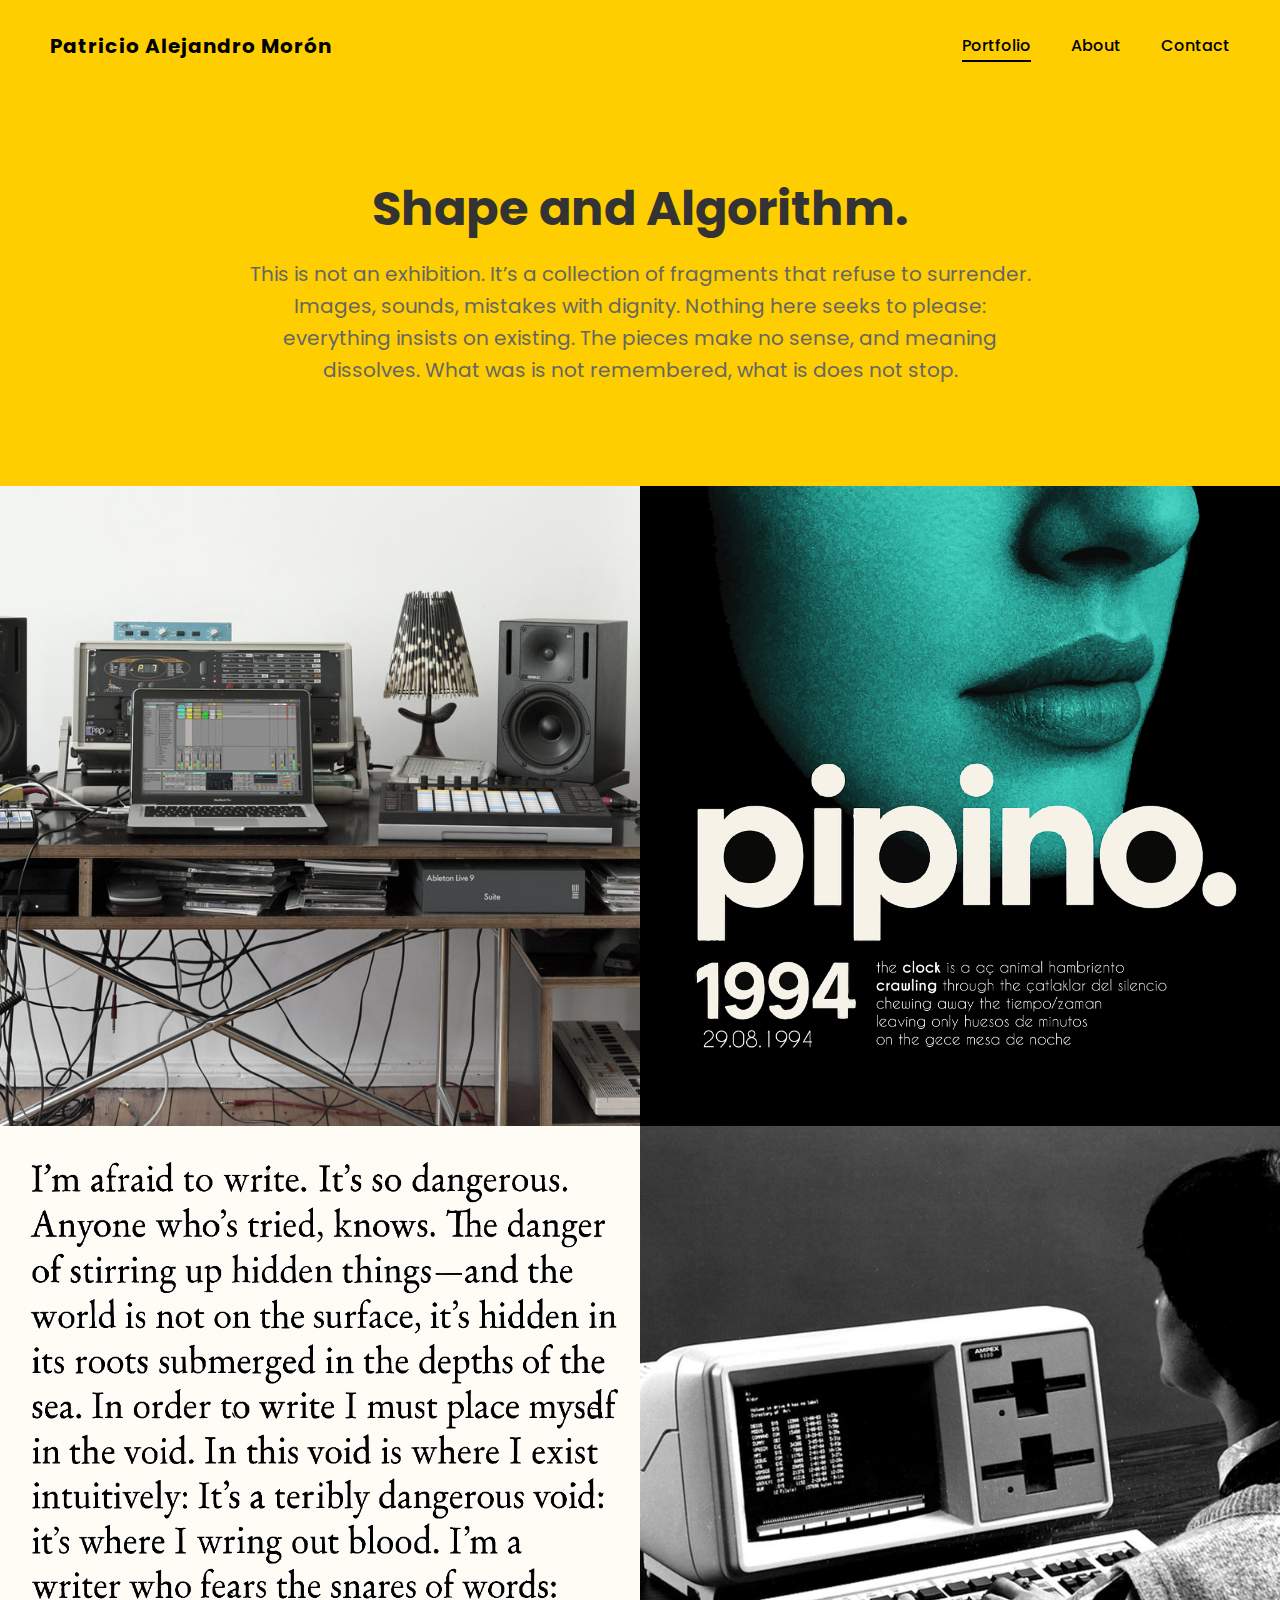
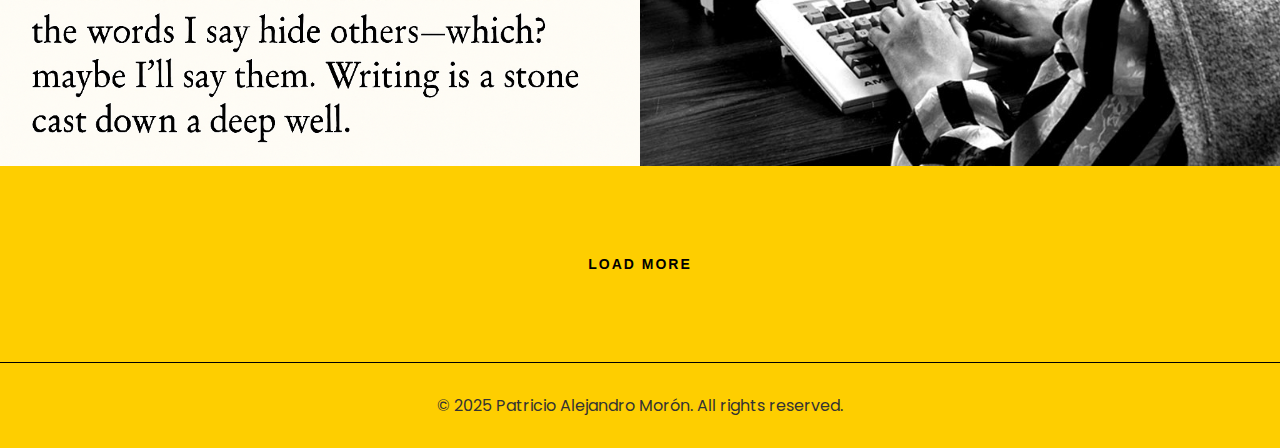
<file: index.html>
<!DOCTYPE html>
<html lang="en">
<head>
    <meta charset="UTF-8">
    <meta name="viewport" content="width=device-width, initial-scale=1.0">
    <title>Patricio Alejandro Morón</title>
    <!-- Google Fonts -->
    <link href="https://fonts.googleapis.com/css2?family=Poppins:wght@300;400;500;600;700&display=swap" rel="stylesheet">
    <!-- CSS -->
    <link rel="stylesheet" href="css/style.css">
</head>
<body>
    <!-- Preloader -->
    <div class="preloader">
        <div class="preloader-inner"></div>
    </div>

    <!-- Header -->
    <header class="site-header">
        <div class="header-wrapper">
            <div class="site-logo">
                <a href="index.html">Patricio Alejandro Morón</a>
            </div>
            <nav class="site-nav">
                <ul>
                    <li><a href="index.html" class="active">Portfolio</a></li>
                    <li><a href="about.html">About</a></li>
                    <li><a href="contact.html">Contact</a></li>
                </ul>
            </nav>
        </div>
    </header>

    <!-- Main Content -->
    <main>
        <!-- Hero Section -->
        <section class="hero">
            <div class="hero-content">
                <h1>Shape and Algorithm.</h1>
                <p>This is not an exhibition.
                    It’s a collection of fragments that refuse to surrender.
                    Images, sounds, mistakes with dignity.
                    Nothing here seeks to please: everything insists on existing.
                    The pieces make no sense, and meaning dissolves.
                    What was is not remembered, what is does not stop.</p>
            </div>
        </section>

        <!-- Portfolio Grid -->
        <section class="portfolio">
            <div class="portfolio-grid">
                <article class="portfolio-item"><a href="#" class="portfolio-link"><div class="portfolio-image"><img src="1.jpg" alt="Portfolio 1"></div><div class="portfolio-overlay"><div class="portfolio-content"><h2>Sine Waves</h2><span>MUSIC</span></div></div></a></article>
                <article class="portfolio-item"><a href="#" class="portfolio-link"><div class="portfolio-image"><img src="2.jpg" alt="Portfolio 2"></div><div class="portfolio-overlay"><div class="portfolio-content"><h2>Modern Style</h2><span>PHOTOGRAPHY</span></div></div></a></article>
                <article class="portfolio-item"><a href="#" class="portfolio-link"><div class="portfolio-image"><img src="3.jpg" alt="Portfolio 3"></div><div class="portfolio-overlay"><div class="portfolio-content"><h2>Urban Design</h2><span>asdasd</span></div></div></a></article>
                <article class="portfolio-item"><a href="#" class="portfolio-link"><div class="portfolio-image"><img src="4.jpg" alt="Portfolio 4"></div><div class="portfolio-overlay"><div class="portfolio-content"><h2>Nature Inspired</h2><span>LANDSCAPE</span></div></div></a></article>
                <article class="portfolio-item"><a href="#" class="portfolio-link"><div class="portfolio-image"><img src="5.jpg" alt="Portfolio 5"></div><div class="portfolio-overlay"><div class="portfolio-content"><h2>Less is More</h2><span>ARCHITECTURE</span></div></div></a></article>
                <article class="portfolio-item"><a href="#" class="portfolio-link"><div class="portfolio-image"><img src="6.jpg" alt="Portfolio 6"></div><div class="portfolio-overlay"><div class="portfolio-content"><h2>Abstract Art</h2><span>DESIGN</span></div></div></a></article>
            </div>

            <div class="load-more">
                <button class="load-more-btn">LOAD MORE</button>
            </div>
    </main>

    <!-- Footer -->
    <footer class="site-footer">
        <div class="footer-content">
            <p>&copy; 2025 Patricio Alejandro Morón. All rights reserved.</p>
        </div>
    </footer>

    <!-- Scripts -->
    <script src="https://code.jquery.com/jquery-3.6.0.min.js"></script>
    <script src="js/main.js"></script>
</body>
</html>
</file>
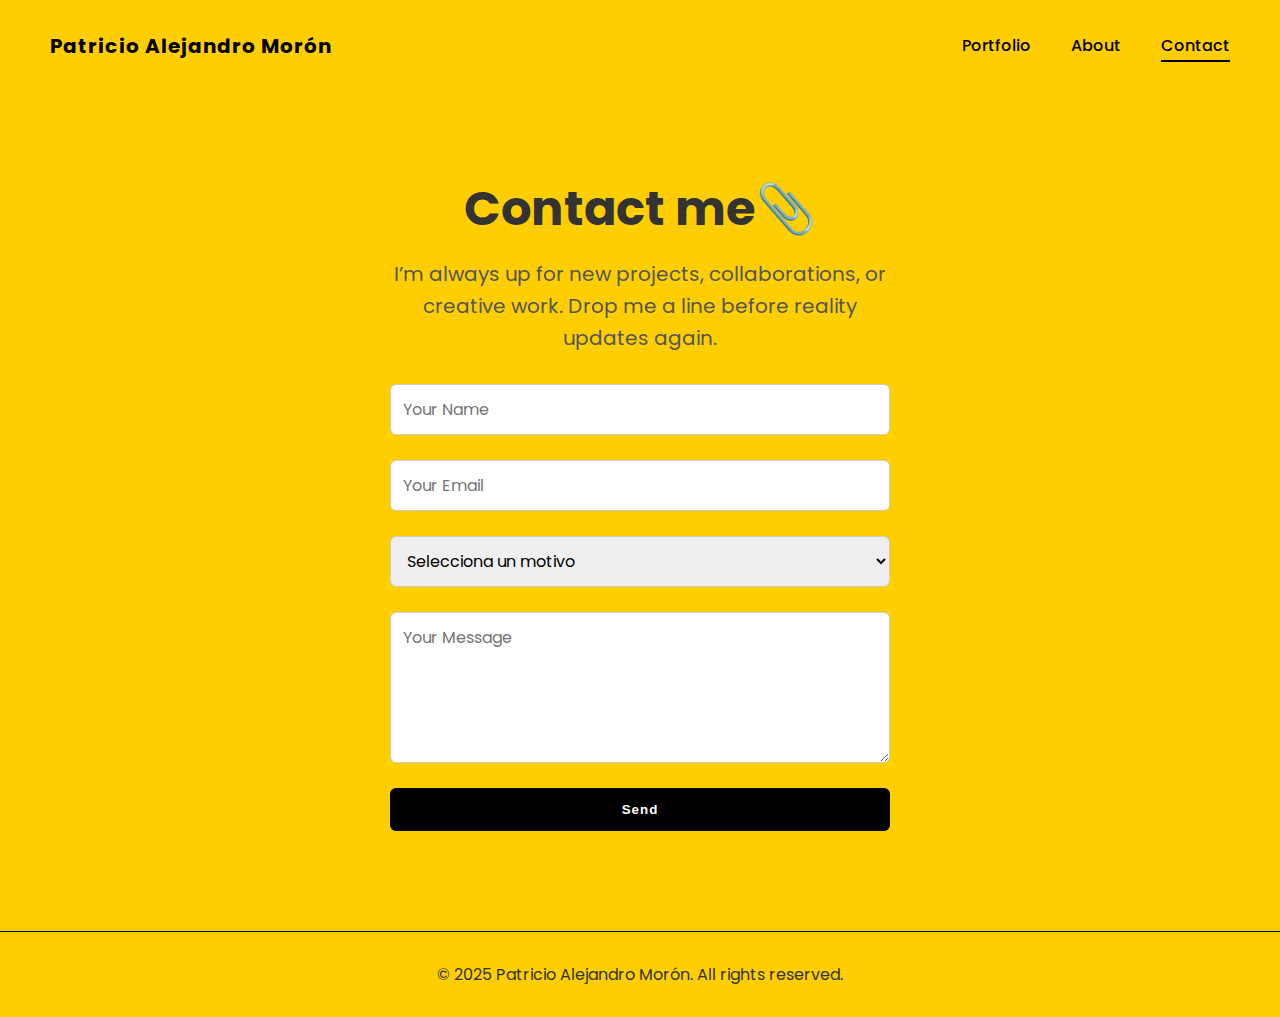
<file: contact.html>
<!DOCTYPE html>
<html lang="en">
<head>
    <meta charset="UTF-8">
    <meta name="viewport" content="width=device-width, initial-scale=1.0">
    <title>Contact – Patricio Alejandro Morón</title>
    <!-- Google Fonts -->
    <link href="https://fonts.googleapis.com/css2?family=Poppins:wght@300;400;500;600;700&display=swap" rel="stylesheet">
    <!-- CSS -->
    <link rel="stylesheet" href="css/style.css">
</head>
<body>
    <!-- Preloader -->
    <div class="preloader">
        <div class="preloader-inner"></div>
    </div>

    <!-- Header -->
    <header class="site-header">
        <div class="header-wrapper">
            <div class="site-logo"><a href="index.html">Patricio Alejandro Morón</a></div>
            <nav class="site-nav">
                <ul>
                    <li><a href="index.html">Portfolio</a></li>
                    <li><a href="about.html">About</a></li>
                    <li><a href="contact.html" class="active">Contact</a></li>
                </ul>
            </nav>
        </div>
    </header>

    <main>
        <section class="hero contact">
            <div class="hero-content" style="max-width: 500px; margin: 0 auto;">
                <h1>Contact me📎</h1>
                <p style="margin-bottom: 30px; color: #555;">I’m always up for new projects, collaborations, or creative work. Drop me a line before reality updates again.</p>
                <form action="mailto:tu.email@ejemplo.com" method="post" enctype="text/plain" style="display: flex; flex-direction: column; gap: 15px;">
                    <input type="text" name="Name" placeholder="Your Name" required>
                    <input type="email" name="Email" placeholder="Your Email" required>
                    <select name="Reason" required>
                        <option value="" disabled selected>Selecciona un motivo</option>
                        <option value="Propuesta de Proyecto">Propuesta de Proyecto</option>
                        <option value="Colaboración">Colaboración</option>
                        <option value="Feedback">Feedback</option>
                        <option value="Otro">Otro</option>
                    </select>
                    <textarea name="Message" rows="5" placeholder="Your Message"></textarea>
                    <button type="submit">Send</button>
                </form>
            </div>
        </section>
    </main>

    <!-- Footer -->
    <footer class="site-footer">
        <div class="footer-content">
            <p>&copy; 2025 Patricio Alejandro Morón. All rights reserved.</p>
        </div>
    </footer>

    <!-- Scripts -->
    <script src="https://code.jquery.com/jquery-3.6.0.min.js"></script>
    <script src="js/main.js"></script>
</body>
</html>
</file>
<file: css/style.css>
/* Reset & Base Styles */
* {
    margin: 0;
    padding: 0;
    box-sizing: border-box;
}

body {
    font-family: 'Poppins', sans-serif;
    font-size: 16px;
    line-height: 1.6;
    color: #333;
    background-color: #FECE00;
}

/* Preloader */
.preloader {
    position: fixed;
    top: 0;
    left: 0;
    width: 100%;
    height: 100%;
    background: #fff;
    z-index: 9999;
    display: flex;
    justify-content: center;
    align-items: center;
}

.preloader-inner {
    width: 40px;
    height: 40px;
    border: 3px solid #f3f3f3;
    border-top: 3px solid #000;
    border-radius: 50%;
    animation: spin 1s linear infinite;
}

@keyframes spin {
    0% { transform: rotate(0deg); }
    100% { transform: rotate(360deg); }
}

/* Header */
.site-header {
    position: fixed;
    top: 0;
    left: 0;
    width: 100%;
    padding: 30px 50px;
    z-index: 1000;
    background: #FECE00;
}

.header-wrapper {
    display: flex;
    justify-content: space-between;
    align-items: center;
    max-width: 1400px;
    margin: 0 auto;
}

.site-logo a {
    font-size: 20px;
    font-weight: 700;
    text-decoration: none;
    color: #000;
    letter-spacing: 1px;
}

.site-nav ul {
    display: flex;
    list-style: none;
    gap: 40px;
}

.site-nav a {
    text-decoration: none;
    color: #000;
    font-weight: 500;
    position: relative;
}

.site-nav a::after {
    content: '';
    position: absolute;
    bottom: -5px;
    left: 0;
    width: 0;
    height: 2px;
    background: #000;
    transition: width 0.3s ease;
}

.site-nav a:hover::after,
.site-nav a.active::after {
    width: 100%;
}

/* Hero Section */
.hero {
    padding: 180px 50px 100px;
    text-align: center;
}

.hero-content {
    max-width: 800px;
    margin: 0 auto;
}

.hero h1 {
    font-size: 48px;
    font-weight: 700;
    line-height: 1.2;
    margin-bottom: 20px;
}

.hero p {
    font-size: 20px;
    color: #666;
}

/* Portfolio Grid */
.portfolio {
    padding: 0;
}

.portfolio-grid {
    display: grid;
    grid-template-columns: repeat(2, 1fr);
    gap: 0;
    max-width: 100%;
    margin: 0;
}

.portfolio-item {
    position: relative;
    overflow: hidden;
    aspect-ratio: 1;
    width: 100%;
}

.portfolio-link {
    text-decoration: none;
    color: #fff;
    display: block;
    width: 100%;
    height: 100%;
}

.portfolio-image {
    width: 100%;
    height: 100%;
}

.portfolio-image img {
    width: 100%;
    height: 100%;
    object-fit: cover;
    transition: transform 0.6s ease;
    display: block;
}

.portfolio-overlay {
    position: absolute;
    top: 0;
    left: 0;
    width: 100%;
    height: 100%;
    background: #000;
    display: flex;
    align-items: center;
    justify-content: center;
    opacity: 0;
    transition: opacity 0.3s ease;
}

.portfolio-content {
    text-align: center;
    transform: translateY(20px);
    transition: transform 0.3s ease;
    color: #fff;
}

.portfolio-content h2 {
    font-size: 24px;
    font-weight: 600;
    margin-bottom: 10px;
}

.portfolio-content span {
    font-size: 14px;
    letter-spacing: 2px;
}

.portfolio-item:hover .portfolio-image img {
    transform: scale(1.1);
}

.portfolio-item:hover .portfolio-overlay {
    opacity: 1;
}

.portfolio-item:hover .portfolio-content {
    transform: translateY(0);
}

/* Load More Button */
.load-more {
    text-align: center;
    margin-top: 80px;
    margin-bottom: 80px;
}

.load-more-btn {
    background: none;
    border: none;
    font-size: 14px;
    font-weight: 600;
    letter-spacing: 2px;
    color: #000;
    cursor: pointer;
    position: relative;
    padding: 10px 0;
}

.load-more-btn::after {
    content: '';
    position: absolute;
    bottom: 0;
    left: 0;
    width: 100%;
    height: 2px;
    background: #000;
    transform: scaleX(0);
    transition: transform 0.3s ease;
    transform-origin: right;
}

.load-more-btn:hover::after {
    transform: scaleX(1);
    transform-origin: left;
}

/* Footer */
.site-footer {
    padding: 30px 50px;
    text-align: center;
    border-top: 1px solid #000;
}

/* Responsive Design */
@media (max-width: 768px) {
    .site-header {
        padding: 20px 30px;
    }

    .hero {
        padding: 150px 30px 80px;
    }

    .hero h1 {
        font-size: 36px;
    }

    .portfolio {
        padding: 0 30px 80px;
    }

    .portfolio-grid {
        grid-template-columns: 1fr;
    }

    .site-nav ul {
        gap: 20px;
    }

    .site-logo a {
        font-size: 16px;
    }
}

.contact form input,
.contact form select,
.contact form textarea {
    width: 100%;
    padding: 12px;
    border-radius: 6px;
    border: 1px solid #ccc;
    font-family: inherit;
    font-size: 16px;
    margin-bottom: 10px;
    transition: border 0.2s;
}

.contact form input:focus,
.contact form select:focus,
.contact form textarea:focus {
    border-color: #000;
    outline: none;
}

.contact form button {
    background: #000;
    color: #fff;
    border: none;
    padding: 14px;
    border-radius: 6px;
    font-weight: 600;
    cursor: pointer;
    letter-spacing: 1px;
    transition: background 0.2s;
}

.contact form button:hover {
    background: #222;
}
</file>
